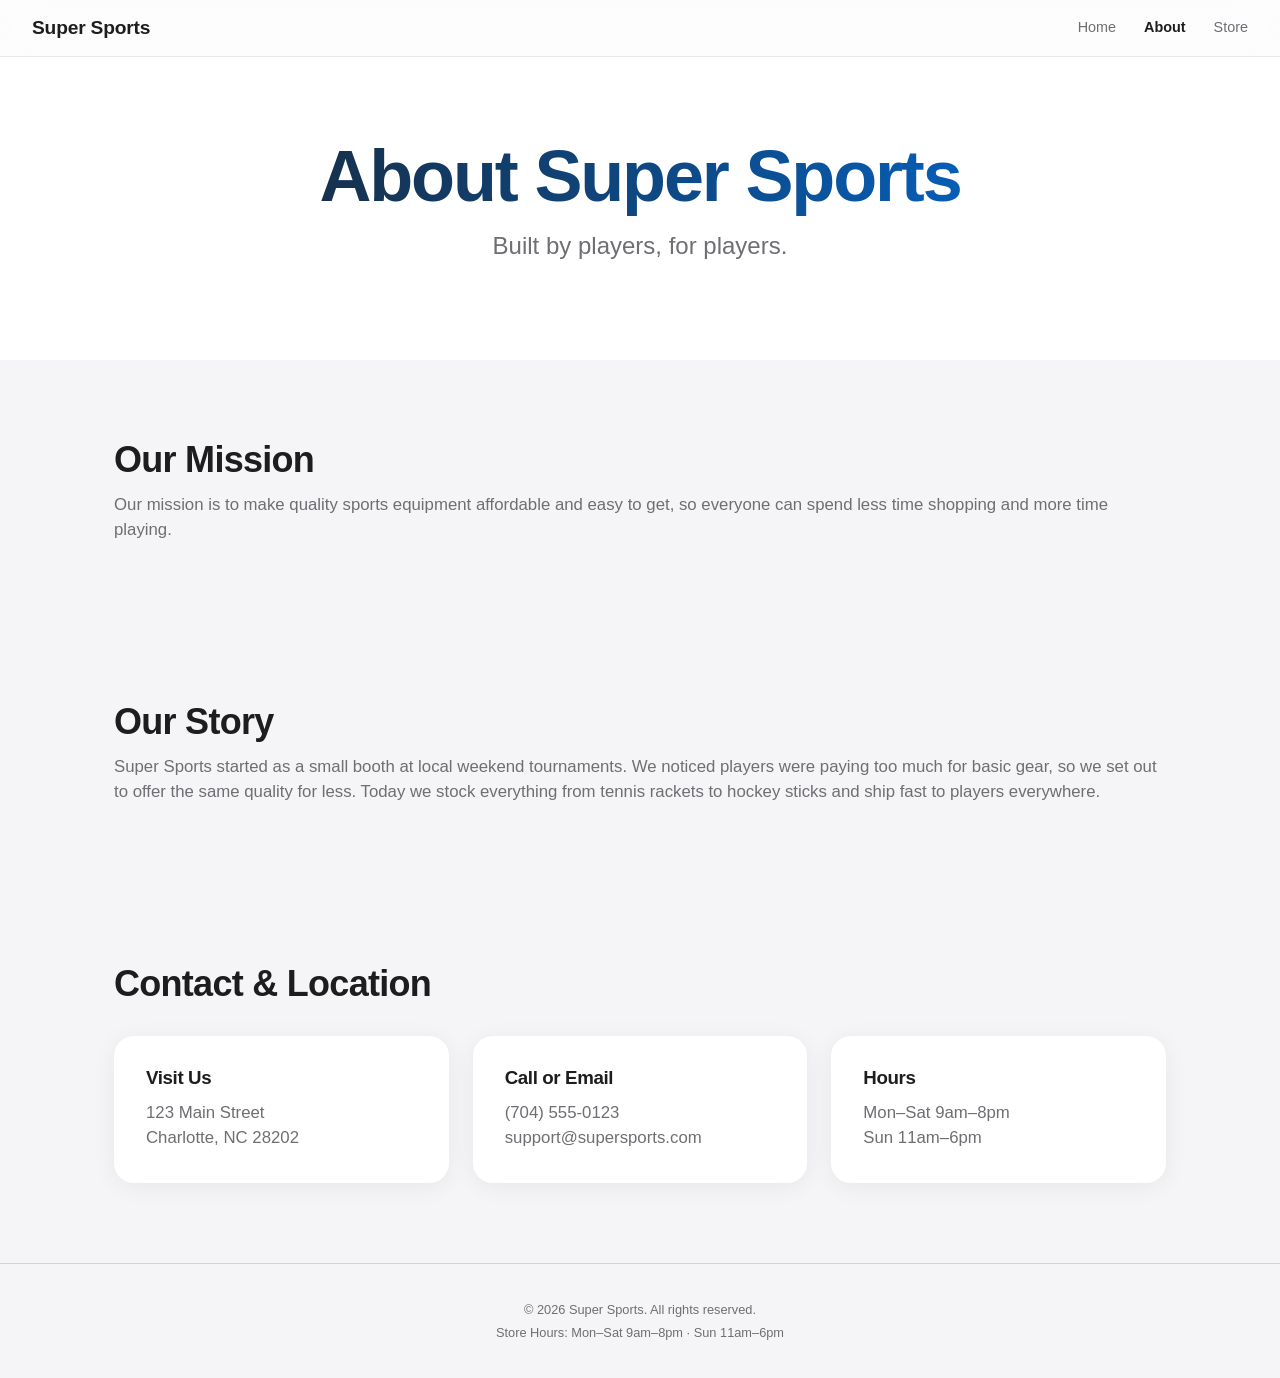
<file: about.html>
<!doctype html>
<html lang="en">
  <head>
    <meta charset="UTF-8" />
    <meta name="viewport" content="width=device-width, initial-scale=1.0" />
    <title>About | Super Sports</title>
    <link rel="stylesheet" href="./src/styles/main.css" />
  </head>
  <body>
    <!-- Header / Navbar -->
    <header class="site-header">
      <a href="./index.html" class="logo">Super Sports</a>
      <nav class="nav">
        <a href="./index.html" class="nav-link">Home</a>
        <a href="./about.html" class="nav-link active">About</a>
        <a href="./store.html" class="nav-link">Store</a>
      </nav>
    </header>

    <main>
      <!-- Page Banner -->
      <section class="hero hero-small">
        <div class="hero-content">
          <h1>About Super Sports</h1>
          <p>Built by players, for players.</p>
        </div>
      </section>

      <!-- Mission -->
      <section class="section">
        <h2>Our Mission</h2>
        <p>
          Our mission is to make quality sports equipment affordable and easy to
          get, so everyone can spend less time shopping and more time playing.
        </p>
      </section>

      <!-- Brand Story -->
      <section class="section">
        <h2>Our Story</h2>
        <p>
          Super Sports started as a small booth at local weekend tournaments. We
          noticed players were paying too much for basic gear, so we set out to
          offer the same quality for less. Today we stock everything from tennis
          rackets to hockey sticks and ship fast to players everywhere.
        </p>
      </section>

      <!-- Contact / Location -->
      <section class="section">
        <h2>Contact &amp; Location</h2>
        <div class="contact-grid">
          <div class="contact-card">
            <h3>Visit Us</h3>
            <p>123 Main Street<br />Charlotte, NC 28202</p>
          </div>
          <div class="contact-card">
            <h3>Call or Email</h3>
            <p>(704) 555-0123<br />support@supersports.com</p>
          </div>
          <div class="contact-card">
            <h3>Hours</h3>
            <p>Mon–Sat 9am–8pm<br />Sun 11am–6pm</p>
          </div>
        </div>
      </section>
    </main>

    <!-- Footer -->
    <footer class="site-footer">
      <p>&copy; 2026 Super Sports. All rights reserved.</p>
      <p>Store Hours: Mon–Sat 9am–8pm · Sun 11am–6pm</p>
    </footer>

    <script type="module" src="./src/main.js"></script>
  </body>
</html>
</file>
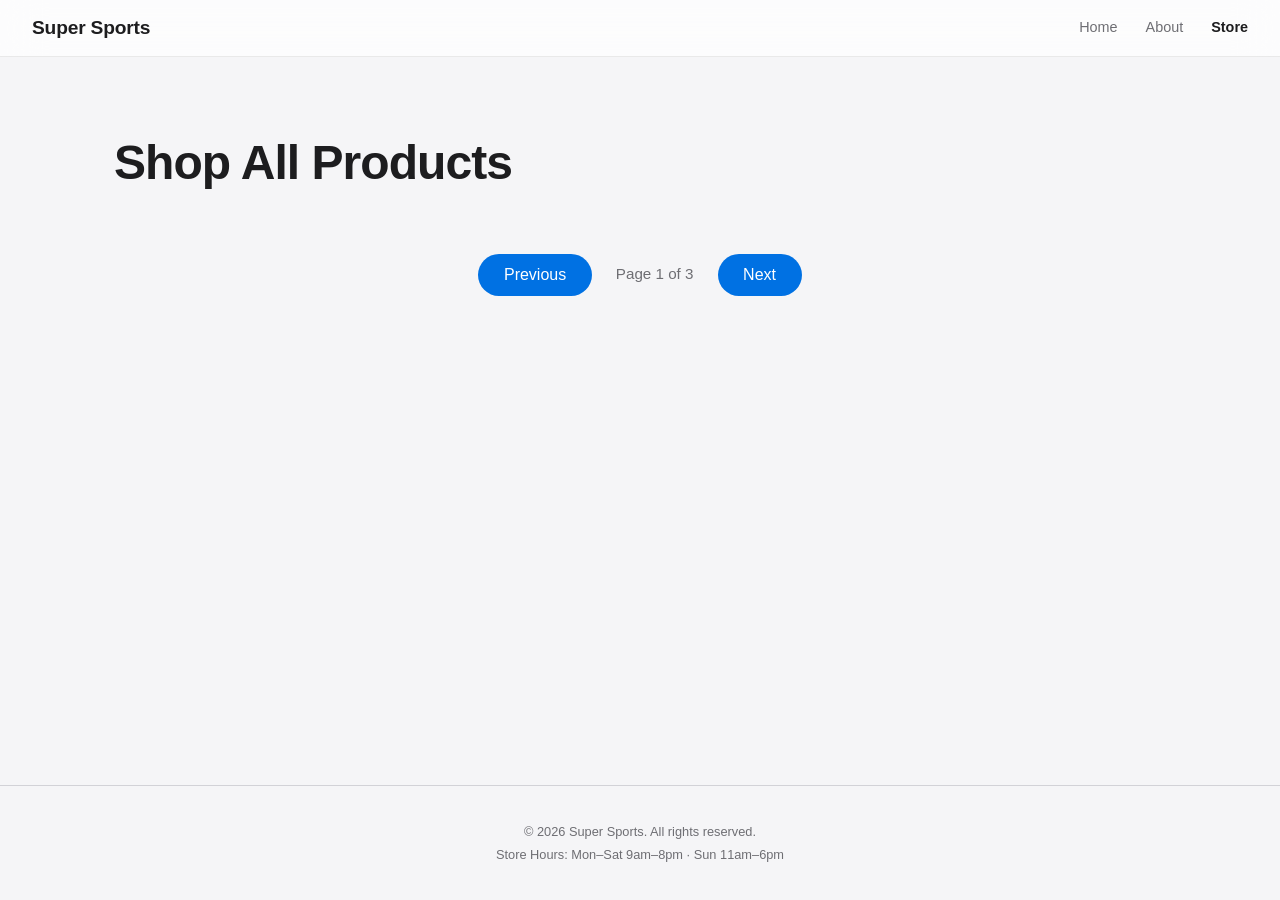
<file: store.html>
<!doctype html>
<html lang="en">
  <head>
    <meta charset="UTF-8" />
    <meta name="viewport" content="width=device-width, initial-scale=1.0" />
    <title>Store | Super Sports</title>
    <link rel="stylesheet" href="./src/styles/main.css" />
  </head>
  <body>
    <!-- Header / Navbar -->
    <header class="site-header">
      <a href="./index.html" class="logo">Super Sports</a>
      <nav class="nav">
        <a href="./index.html" class="nav-link">Home</a>
        <a href="./about.html" class="nav-link">About</a>
        <a href="./store.html" class="nav-link active">Store</a>
      </nav>
    </header>

    <main>
      <section class="section">
        <h1>Shop All Products</h1>

        <!-- Products get inserted here by main.js -->
        <div id="product-grid" class="product-grid"></div>

        <!-- Pagination controls -->
        <div class="pagination">
          <button id="prev-btn" class="btn">Previous</button>
          <span id="page-indicator">Page 1 of 3</span>
          <button id="next-btn" class="btn">Next</button>
        </div>
      </section>
    </main>

    <!-- Footer -->
    <footer class="site-footer">
      <p>&copy; 2026 Super Sports. All rights reserved.</p>
      <p>Store Hours: Mon–Sat 9am–8pm · Sun 11am–6pm</p>
    </footer>

    <script type="module" src="./src/main.js"></script>
  </body>
</html>
</file>
<file: src/styles/main.css>
/* ===== Variables & Reset ===== */
:root {
  --text: #1d1d1f;
  --muted: #6e6e73;
  --blue: #0071e3;
  --blue-hover: #0077ed;
  --bg: #ffffff;
  --bg-alt: #f5f5f7;
  --border: #d2d2d7;
  --radius: 20px;
  --shadow: 0 4px 24px rgba(0, 0, 0, 0.06);
  --shadow-hover: 0 12px 40px rgba(0, 0, 0, 0.12);
}

* {
  box-sizing: border-box;
  margin: 0;
  padding: 0;
}

body {
  font-family:
    -apple-system, BlinkMacSystemFont, 'SF Pro Display', 'Helvetica Neue',
    'Segoe UI', Roboto, Arial, sans-serif;
  color: var(--text);
  background: var(--bg-alt);
  line-height: 1.5;
  -webkit-font-smoothing: antialiased;
  display: flex;
  flex-direction: column;
  min-height: 100vh;
}

main {
  flex: 1;
}

img {
  max-width: 100%;
  display: block;
}

h1,
h2,
h3 {
  font-weight: 600;
  letter-spacing: -0.02em;
  line-height: 1.1;
  margin-bottom: 0.75rem;
}

h1 {
  font-size: 3rem;
}

h2 {
  font-size: 2.25rem;
}

p {
  color: var(--muted);
  font-size: 1.05rem;
}

/* ===== Header / Nav (frosted glass) ===== */
.site-header {
  display: flex;
  justify-content: space-between;
  align-items: center;
  flex-wrap: wrap;
  gap: 1rem;
  padding: 0.85rem 2rem;
  background: rgba(255, 255, 255, 0.72);
  backdrop-filter: saturate(180%) blur(20px);
  -webkit-backdrop-filter: saturate(180%) blur(20px);
  border-bottom: 1px solid rgba(0, 0, 0, 0.08);
  position: sticky;
  top: 0;
  z-index: 10;
}

.logo {
  color: var(--text);
  font-size: 1.2rem;
  font-weight: 600;
  letter-spacing: -0.01em;
  text-decoration: none;
}

.nav {
  display: flex;
  gap: 1.75rem;
}

.nav-link {
  color: var(--muted);
  font-size: 0.9rem;
  text-decoration: none;
  transition: color 0.2s;
}

.nav-link:hover {
  color: var(--text);
}

.nav-link.active {
  color: var(--text);
  font-weight: 600;
}

/* ===== Buttons ===== */
.btn {
  display: inline-block;
  background: var(--blue);
  color: #fff;
  border: none;
  padding: 0.75rem 1.6rem;
  border-radius: 980px;
  font-size: 1rem;
  font-weight: 500;
  text-decoration: none;
  cursor: pointer;
  transition:
    background 0.2s,
    transform 0.2s;
}

.btn:hover {
  background: var(--blue-hover);
  transform: scale(1.03);
}

.btn:disabled {
  background: #e8e8ed;
  color: #a1a1a6;
  cursor: not-allowed;
  transform: none;
}

/* ===== Hero Banner ===== */
.hero {
  background: var(--bg);
  text-align: center;
  padding: 7rem 1.5rem 6rem;
}

.hero-small {
  padding: 5rem 1.5rem 4rem;
}

.hero h1 {
  font-size: 4.5rem;
  font-weight: 700;
  letter-spacing: -0.03em;
  background: linear-gradient(90deg, #1d1d1f, #0071e3);
  -webkit-background-clip: text;
  background-clip: text;
  color: transparent;
}

.hero p {
  font-size: 1.5rem;
  margin-bottom: 2rem;
}

/* ===== Sections ===== */
.section {
  max-width: 1100px;
  margin: 0 auto;
  padding: 5rem 1.5rem;
}

.intro {
  text-align: center;
  max-width: 720px;
}

.intro p {
  font-size: 1.3rem;
}

.cta {
  text-align: center;
  margin-top: 3rem;
}

/* ===== Category Cards (Home) ===== */
.category-grid {
  display: grid;
  grid-template-columns: repeat(3, 1fr);
  gap: 1.5rem;
  margin-top: 2rem;
}

.category-card {
  background: var(--bg);
  border-radius: var(--radius);
  overflow: hidden;
  text-decoration: none;
  color: var(--text);
  box-shadow: var(--shadow);
  transition:
    transform 0.3s ease,
    box-shadow 0.3s ease;
}

.category-card:hover {
  transform: scale(1.02);
  box-shadow: var(--shadow-hover);
}

.category-card img {
  width: 100%;
  height: 220px;
  object-fit: cover;
}

.category-card h3,
.category-card p {
  padding: 0 1.5rem;
}

.category-card h3 {
  margin-top: 1.25rem;
  font-size: 1.3rem;
}

.category-card p {
  padding-bottom: 1.5rem;
  font-size: 0.95rem;
}

/* ===== Contact Cards (About) ===== */
.contact-grid {
  display: grid;
  grid-template-columns: repeat(3, 1fr);
  gap: 1.5rem;
  margin-top: 2rem;
}

.contact-card {
  background: var(--bg);
  border-radius: var(--radius);
  padding: 2rem;
  box-shadow: var(--shadow);
}

/* ===== Product Grid (Store) ===== */
.product-grid {
  display: grid;
  grid-template-columns: repeat(auto-fill, minmax(200px, 1fr));
  gap: 1.5rem;
  margin: 2rem 0;
}

.product-card {
  background: var(--bg);
  border-radius: var(--radius);
  overflow: hidden;
  display: flex;
  flex-direction: column;
  box-shadow: var(--shadow);
  transition:
    transform 0.3s ease,
    box-shadow 0.3s ease;
}

.product-card:hover {
  transform: scale(1.02);
  box-shadow: var(--shadow-hover);
}

.product-card img {
  width: 100%;
  height: 190px;
  object-fit: cover;
}

.product-info {
  padding: 1.25rem;
  display: flex;
  flex-direction: column;
  gap: 0.35rem;
  flex: 1;
}

.badge {
  align-self: flex-start;
  color: var(--blue);
  background: #e8f1fc;
  font-size: 0.72rem;
  font-weight: 600;
  padding: 0.2rem 0.65rem;
  border-radius: 980px;
}

.product-info h3 {
  font-size: 1.05rem;
  margin: 0.2rem 0 0;
}

.price {
  color: var(--text);
  font-weight: 600;
  font-size: 1.05rem;
}

.description {
  font-size: 0.875rem;
}

/* ===== Pagination ===== */
.pagination {
  display: flex;
  justify-content: center;
  align-items: center;
  gap: 1.5rem;
  margin-top: 1rem;
}

#page-indicator {
  color: var(--muted);
  font-size: 0.95rem;
}

/* ===== Footer ===== */
.site-footer {
  background: var(--bg-alt);
  border-top: 1px solid var(--border);
  text-align: center;
  padding: 2rem 1rem;
}

.site-footer p {
  font-size: 0.8rem;
  margin: 0.25rem 0;
}

/* ===== Responsive: Tablet ===== */
@media (max-width: 900px) {
  .category-grid,
  .contact-grid {
    grid-template-columns: repeat(2, 1fr);
  }

  .hero h1 {
    font-size: 3.5rem;
  }
}

/* ===== Responsive: Mobile ===== */
@media (max-width: 600px) {
  .site-header {
    flex-direction: column;
    gap: 0.5rem;
    padding: 0.75rem 1rem;
  }

  .hero {
    padding: 4.5rem 1rem 3.5rem;
  }

  .hero h1 {
    font-size: 2.5rem;
  }

  .hero p {
    font-size: 1.15rem;
  }

  h2 {
    font-size: 1.75rem;
  }

  .section {
    padding: 3rem 1rem;
  }

  .category-grid,
  .contact-grid,
  .product-grid {
    grid-template-columns: 1fr;
  }
}
</file>
